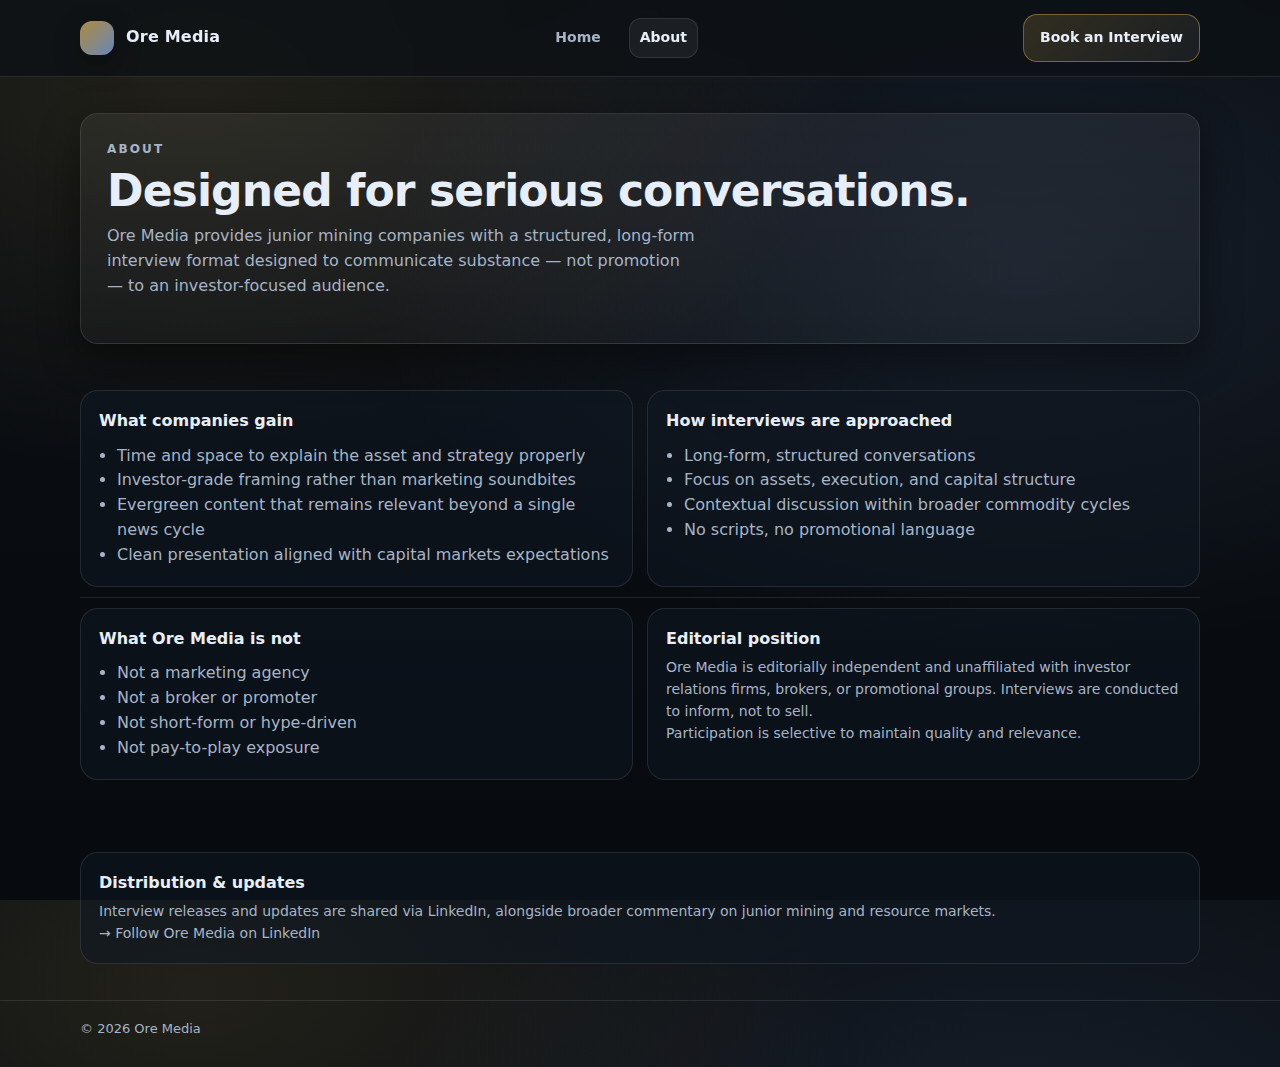
<file: about.html>
<!doctype html>
<html lang="en">
<head>
  <meta charset="utf-8" />
  <meta name="viewport" content="width=device-width,initial-scale=1" />
  <title>About — Ore Media</title>
  <meta name="description" content="About Ore Media — long-form, investor-grade interviews for junior mining companies." />
  <link rel="stylesheet" href="assets/styles.css" />
</head>
<body>
  <header class="header">
    <div class="container">
      <nav class="nav">
        <a class="brand" href="index.html" aria-label="Ore Media home">
          <span class="logo" aria-hidden="true"></span>
          <span>Ore Media</span>
        </a>

        <!-- LEFT NAV -->
        <div class="navlinks" role="navigation" aria-label="Primary">
          <a href="index.html">Home</a>
          <a class="active" href="about.html">About</a>
        </div>

        <!-- RIGHT CTA -->
        <a href="book.html" class="btn primary">Book an Interview</a>
      </nav>
    </div>
  </header>

  <main>
    <!-- INTRO -->
    <section class="section">
      <div class="container">
        <div class="hcard">
          <div class="kicker">About</div>
          <h1 style="margin-top:10px;">Designed for serious conversations.</h1>
          <p class="subhead">
            Ore Media provides junior mining companies with a structured, long-form interview format
            designed to communicate substance — not promotion — to an investor-focused audience.
          </p>
        </div>
      </div>
    </section>

    <!-- VALUE -->
    <section class="section" style="padding-top:10px;">
      <div class="container">
        <div class="two-col">
          <div class="card">
            <h3>What companies gain</h3>
            <ul class="list">
              <li>Time and space to explain the asset and strategy properly</li>
              <li>Investor-grade framing rather than marketing soundbites</li>
              <li>Evergreen content that remains relevant beyond a single news cycle</li>
              <li>Clean presentation aligned with capital markets expectations</li>
            </ul>
          </div>

          <div class="card">
            <h3>How interviews are approached</h3>
            <ul class="list">
              <li>Long-form, structured conversations</li>
              <li>Focus on assets, execution, and capital structure</li>
              <li>Contextual discussion within broader commodity cycles</li>
              <li>No scripts, no promotional language</li>
            </ul>
          </div>
        </div>

        <div class="hr"></div>

        <div class="two-col">
          <div class="card">
            <h3>What Ore Media is not</h3>
            <ul class="list">
              <li>Not a marketing agency</li>
              <li>Not a broker or promoter</li>
              <li>Not short-form or hype-driven</li>
              <li>Not pay-to-play exposure</li>
            </ul>
          </div>

          <div class="card">
            <h3>Editorial position</h3>
            <p>
              Ore Media is editorially independent and unaffiliated with investor relations firms,
              brokers, or promotional groups. Interviews are conducted to inform, not to sell.
            </p>
            <p class="note">
              Participation is selective to maintain quality and relevance.
            </p>
          </div>
        </div>
      </div>
    </section>

    <!-- DISTRIBUTION / LINKEDIN -->
    <section class="section">
      <div class="container">
        <div class="card">
          <h3>Distribution & updates</h3>
          <p>
            Interview releases and updates are shared via LinkedIn, alongside broader commentary
            on junior mining and resource markets.
          </p>
          <p class="note">
            → <a href="https://www.linkedin.com/company/ore-media/" target="_blank" rel="noopener">
              Follow Ore Media on LinkedIn
            </a>
          </p>
        </div>
      </div>
    </section>
  </main>

  <footer class="footer">
    <div class="container">
      © <span id="year"></span> Ore Media
    </div>
  </footer>

  <script>
    document.getElementById("year").textContent = new Date().getFullYear();
  </script>
</body>
</html>
</file>
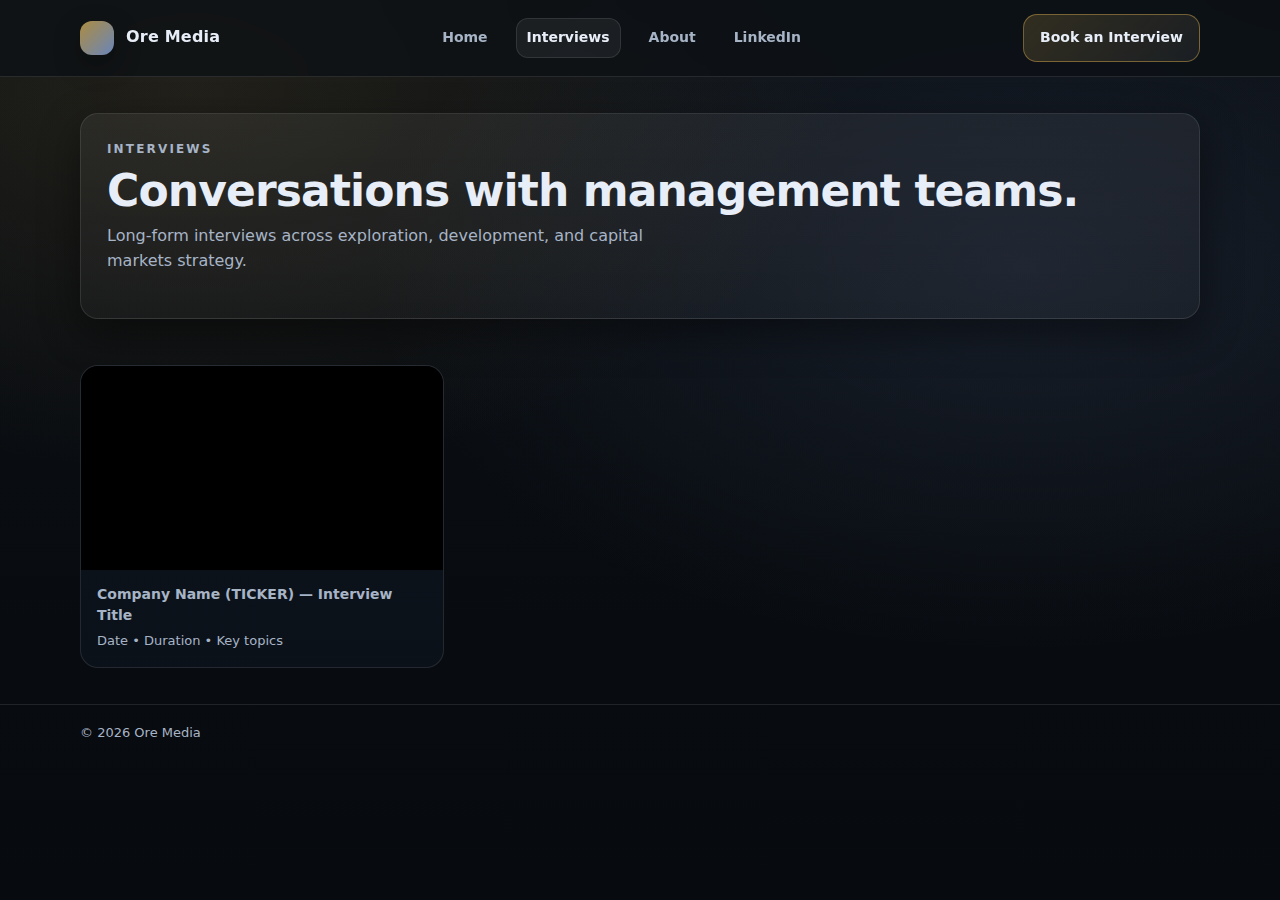
<file: interviews.html>
<!doctype html>
<html lang="en">
<head>
  <meta charset="utf-8" />
  <meta name="viewport" content="width=device-width,initial-scale=1" />
  <title>Interviews — Ore Media</title>
  <meta name="description" content="Ore Media interviews with junior mining executives." />
  <link rel="stylesheet" href="assets/styles.css" />
</head>
<body>
  <header class="header">
    <div class="container">
      <nav class="nav">
        <a class="brand" href="index.html" aria-label="Ore Media home">
          <span class="logo" aria-hidden="true"></span>
          <span>Ore Media</span>
        </a>

        <!-- LEFT NAV (added LinkedIn tab) -->
        <div class="navlinks" role="navigation" aria-label="Primary">
          <a href="index.html">Home</a>
          <a class="active" href="interviews.html">Interviews</a>
          <a href="about.html">About</a>
          <!-- Replace with your LinkedIn URL -->
          <a href="https://www.linkedin.com/company/ore-media/" target="_blank" rel="noopener">LinkedIn</a>
        </div>

        <!-- RIGHT CTA -->
        <a href="book.html" class="btn primary">Book an Interview</a>
      </nav>
    </div>
  </header>

  <main>
    <section class="section">
      <div class="container">
        <div class="hcard">
          <div class="kicker">Interviews</div>
          <h1 style="margin-top:10px;">Conversations with management teams.</h1>
          <p class="subhead">
            Long-form interviews across exploration, development, and capital markets strategy.
          </p>
        </div>
      </div>
    </section>

    <section class="section" style="padding-top:10px;">
      <div class="container">
        <div class="video-grid">

          <!-- ONE INTERVIEW (replace VIDEO_ID + title/subtext) -->
          <article class="card video">
            <!-- Replace VIDEO_ID below with your YouTube video ID -->
            <iframe class="embed" src="https://www.youtube.com/embed/VIDEO_ID" title="Ore Media Interview" allowfullscreen></iframe>
            <div class="meta">
              <!-- Replace these 2 lines with your real interview details -->
              <p class="title">Company Name (TICKER) — Interview Title</p>
              <p class="sub">Date • Duration • Key topics</p>
            </div>
          </article>

        </div>
      </div>
    </section>
  </main>

  <footer class="footer">
    <div class="container">
      © <span id="year"></span> Ore Media
    </div>
  </footer>

  <script>
    document.getElementById("year").textContent = new Date().getFullYear();
  </script>
</body>
</html>
</file>
<file: assets/styles.css>
:root{
  --bg: #0b0f14;
  --bg2:#0f1620;
  --card:#0f1722;
  --text:#e8eef7;
  --muted:#a7b4c6;
  --line: rgba(255,255,255,.10);
  --accent:#c9a24a; /* subtle “copper” */
  --accent2:#8fb6ff;
  --shadow: 0 14px 40px rgba(0,0,0,.45);
  --radius: 18px;
  --max: 1120px;
}

*{ box-sizing:border-box; }
html,body{ height:100%; }
body{
  margin:0;
  font-family: ui-sans-serif, system-ui, -apple-system, Segoe UI, Roboto, Helvetica, Arial, "Apple Color Emoji","Segoe UI Emoji";
  background: radial-gradient(1200px 700px at 15% 10%, rgba(201,162,74,.12), transparent 55%),
              radial-gradient(1200px 700px at 80% 30%, rgba(143,182,255,.10), transparent 55%),
              linear-gradient(180deg, var(--bg) 0%, #070a0e 100%);
  color:var(--text);
  line-height:1.55;
}

a{ color:inherit; text-decoration:none; }
a:hover{ opacity:.9; }

.container{
  width: min(var(--max), calc(100% - 48px));
  margin: 0 auto;
}

.header{
  position: sticky;
  top:0;
  z-index:50;
  background: rgba(11,15,20,.70);
  backdrop-filter: blur(14px);
  border-bottom: 1px solid var(--line);
}

.nav{
  display:flex;
  align-items:center;
  justify-content:space-between;
  padding: 14px 0;
}

.brand{
  display:flex;
  align-items:center;
  gap:12px;
  font-weight:700;
  letter-spacing:.2px;
}

.logo{
  width:34px;
  height:34px;
  border-radius:12px;
  background: linear-gradient(135deg, rgba(201,162,74,.85), rgba(143,182,255,.70));
  box-shadow: 0 10px 26px rgba(0,0,0,.35);
}

.navlinks{
  display:flex;
  align-items:center;
  gap:18px;
  color:var(--muted);
  font-weight:600;
  font-size:14px;
}

.navlinks a{
  padding:8px 10px;
  border-radius:12px;
}

.navlinks a.active{
  color:var(--text);
  background: rgba(255,255,255,.06);
  border: 1px solid rgba(255,255,255,.10);
}

.btn{
  display:inline-flex;
  align-items:center;
  justify-content:center;
  gap:10px;
  padding: 12px 16px;
  border-radius: 14px;
  font-weight:700;
  font-size:14px;
  border: 1px solid rgba(255,255,255,.12);
  background: rgba(255,255,255,.06);
  color: var(--text);
  box-shadow: none;
}

.btn:hover{
  background: rgba(255,255,255,.09);
}

.btn.primary{
  border: 1px solid rgba(201,162,74,.50);
  background: linear-gradient(135deg, rgba(201,162,74,.20), rgba(255,255,255,.06));
}

.btn.primary:hover{
  border-color: rgba(201,162,74,.75);
}

.hero{
  padding: 62px 0 24px;
}

.hero-grid{
  display:grid;
  grid-template-columns: 1.35fr .65fr;
  gap: 22px;
  align-items: stretch;
}

@media (max-width: 900px){
  .hero-grid{ grid-template-columns: 1fr; }
  .navlinks{ display:none; }
}

.hcard{
  background: linear-gradient(180deg, rgba(255,255,255,.06), rgba(255,255,255,.03));
  border: 1px solid rgba(255,255,255,.10);
  border-radius: var(--radius);
  box-shadow: var(--shadow);
  padding: 26px;
}

.kicker{
  color: var(--muted);
  font-weight:700;
  letter-spacing:.18em;
  text-transform: uppercase;
  font-size: 12px;
}

h1{
  margin: 10px 0 10px;
  font-size: 44px;
  line-height:1.05;
  letter-spacing:-.02em;
}

@media (max-width: 520px){
  h1{ font-size: 36px; }
}

.subhead{
  color: var(--muted);
  font-size: 16px;
  max-width: 58ch;
  margin: 0 0 18px;
}

.hero-actions{
  display:flex;
  flex-wrap: wrap;
  gap: 12px;
  align-items:center;
  margin-top: 18px;
}

.smalllink{
  color: var(--muted);
  font-weight:700;
  font-size: 14px;
  padding: 10px 12px;
  border-radius: 12px;
  border: 1px solid transparent;
}

.smalllink:hover{
  border-color: rgba(255,255,255,.10);
  background: rgba(255,255,255,.04);
  color: var(--text);
}

.sidebox{
  display:flex;
  flex-direction:column;
  gap: 14px;
}

.pill{
  display:flex;
  gap: 10px;
  padding: 14px 14px;
  border-radius: 16px;
  border: 1px solid rgba(255,255,255,.10);
  background: rgba(15,23,34,.65);
}

.pill strong{
  display:block;
  font-size: 14px;
}

.pill span{
  display:block;
  color: var(--muted);
  font-size: 13px;
}

.dot{
  width: 10px; height: 10px;
  border-radius: 999px;
  margin-top: 5px;
  background: var(--accent);
  box-shadow: 0 0 0 4px rgba(201,162,74,.14);
}

.section{
  padding: 36px 0;
}

.section h2{
  margin: 0 0 12px;
  font-size: 22px;
  letter-spacing:-.01em;
}

.section p.lead{
  margin: 0 0 18px;
  color: var(--muted);
  max-width: 70ch;
}

.grid-3{
  display:grid;
  grid-template-columns: repeat(3, 1fr);
  gap: 14px;
}

@media (max-width: 900px){
  .grid-3{ grid-template-columns: 1fr; }
}

.card{
  background: rgba(15,23,34,.55);
  border: 1px solid rgba(255,255,255,.10);
  border-radius: var(--radius);
  padding: 18px;
}

.card h3{
  margin: 0 0 6px;
  font-size: 16px;
}

.card p{
  margin:0;
  color: var(--muted);
  font-size: 14px;
}

.hr{
  height:1px;
  width:100%;
  background: var(--line);
  margin: 10px 0;
}

.badge{
  display:inline-flex;
  align-items:center;
  gap:10px;
  padding: 10px 12px;
  border-radius: 999px;
  border: 1px solid rgba(255,255,255,.10);
  background: rgba(255,255,255,.04);
  color: var(--muted);
  font-weight:700;
  font-size: 13px;
}

.two-col{
  display:grid;
  grid-template-columns: 1fr 1fr;
  gap: 14px;
}

@media (max-width: 900px){
  .two-col{ grid-template-columns: 1fr; }
}

.video-grid{
  display:grid;
  grid-template-columns: repeat(3, 1fr);
  gap: 14px;
}

@media (max-width: 1000px){
  .video-grid{ grid-template-columns: 1fr; }
}

.video{
  padding:0;
  overflow:hidden;
}

.video .meta{
  padding: 14px 16px 16px;
}

.video .meta .title{
  font-weight:800;
  margin: 0 0 4px;
}

.video .meta .sub{
  margin:0;
  color: var(--muted);
  font-size: 13px;
}

.embed{
  width:100%;
  aspect-ratio: 16/9;
  border:0;
  display:block;
  background: #000;
}

.cta{
  padding: 34px 0 62px;
}

.cta-box{
  display:flex;
  align-items:center;
  justify-content:space-between;
  gap: 16px;
  padding: 20px;
  border-radius: var(--radius);
  border: 1px solid rgba(201,162,74,.35);
  background: linear-gradient(135deg, rgba(201,162,74,.10), rgba(255,255,255,.04));
}

@media (max-width: 900px){
  .cta-box{ flex-direction:column; align-items:flex-start; }
}

.footer{
  border-top: 1px solid var(--line);
  color: var(--muted);
  padding: 18px 0 28px;
  font-size: 13px;
}

.list{
  margin: 10px 0 0;
  padding-left: 18px;
  color: var(--muted);
}

.note{
  color: var(--muted);
  font-size: 13px;
  margin-top: 10px;
}
</file>
